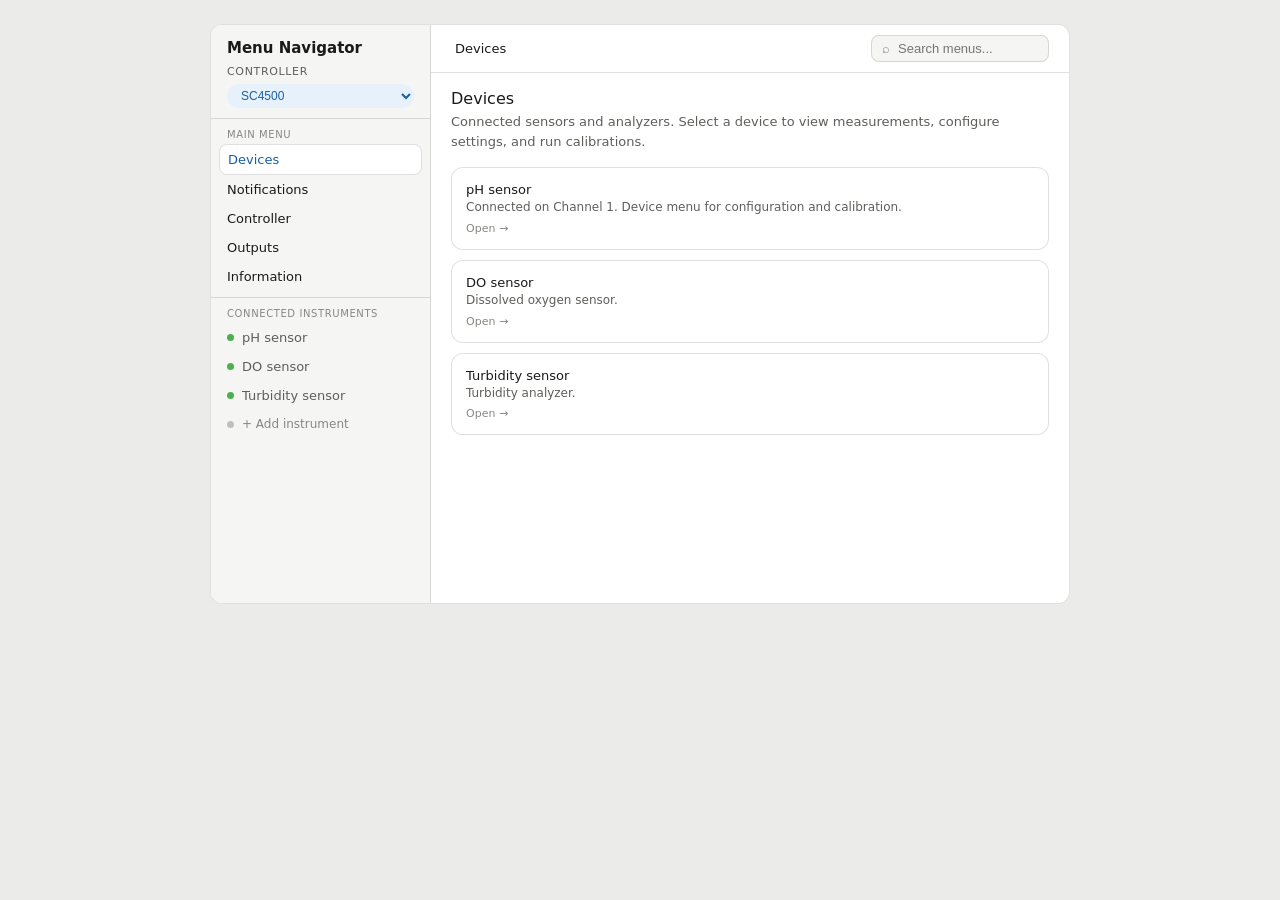
<file: index.html>
<!DOCTYPE html>
<html lang="en">
<head>
<meta charset="UTF-8">
<meta name="viewport" content="width=device-width, initial-scale=1.0">
<title>SC4500 Menu Navigator</title>
<link rel="stylesheet" href="css/styles.css">
</head>
<body>

<div class="app">
  <div class="sidebar">
    <div class="sidebar-header">
      <div class="app-title">Menu Navigator</div>
      <div class="sidebar-title">Controller</div>
      <select id="controller-select" class="controller-select" onchange="switchController(this.value)">
        <option value="sc4500">SC4500</option>
        <option value="sc200">SC200</option>
      </select>
    </div>
    <div class="nav-section">
      <div class="nav-label">Main menu</div>
      <div id="main-nav-container"></div>
    </div>
    <div class="instrument-section">
      <div class="nav-label">Connected instruments</div>
      <div id="instrument-list"></div>
    </div>
  </div>

  <div class="main">
    <div class="topbar">
      <div class="breadcrumb" id="breadcrumb">
        <span class="bc-item current">Devices</span>
      </div>
      <div class="search-box">
        <span style="color:var(--color-text-tertiary);font-size:13px;">⌕</span>
        <input type="text" id="search-input" placeholder="Search menus..." oninput="doSearch(this.value)" />
      </div>
    </div>
    <div class="content" id="content"></div>
  </div>
</div>

<script src="js/data/controllers.js"></script>
<script src="js/data/devices.js"></script>
<script src="js/data/config.js"></script>
<script src="js/app.js"></script>
</body>
</html>
</file>
<file: css/styles.css>
*, *::before, *::after { box-sizing: border-box; margin: 0; padding: 0; }
:root {
  --color-background-primary: #ffffff;
  --color-background-secondary: #f5f5f4;
  --color-background-tertiary: #ebebea;
  --color-background-info: #e6f1fb;
  --color-background-danger: #fcebeb;
  --color-background-warning: #faeeda;
  --color-background-success: #eaf3de;
  --color-text-primary: #1a1a18;
  --color-text-secondary: #5f5e5a;
  --color-text-tertiary: #888780;
  --color-text-info: #185fa5;
  --color-text-danger: #a32d2d;
  --color-text-warning: #854f0b;
  --color-text-success: #3b6d11;
  --color-border-tertiary: rgba(0,0,0,0.12);
  --color-border-secondary: rgba(0,0,0,0.22);
  --color-border-primary: rgba(0,0,0,0.32);
  --color-border-info: #378add;
  --color-border-danger: #e24b4a;
  --color-border-warning: #ba7517;
  --font-sans: system-ui, -apple-system, sans-serif;
  --font-mono: ui-monospace, monospace;
  --border-radius-md: 8px;
  --border-radius-lg: 12px;
}
@media (prefers-color-scheme: dark) {
  :root {
    --color-background-primary: #1e1e1c;
    --color-background-secondary: #2a2a28;
    --color-background-tertiary: #323230;
    --color-background-info: #0c2e52;
    --color-background-danger: #3d1010;
    --color-background-warning: #3d2504;
    --color-background-success: #172a08;
    --color-text-primary: #f0ede8;
    --color-text-secondary: #b4b2a9;
    --color-text-tertiary: #888780;
    --color-text-info: #85b7eb;
    --color-text-danger: #f09595;
    --color-text-warning: #fac775;
    --color-text-success: #c0dd97;
    --color-border-tertiary: rgba(255,255,255,0.1);
    --color-border-secondary: rgba(255,255,255,0.18);
    --color-border-primary: rgba(255,255,255,0.28);
    --color-border-info: #378add;
    --color-border-danger: #e24b4a;
    --color-border-warning: #ba7517;
  }
}
body { font-family: var(--font-sans); background: var(--color-background-tertiary); min-height: 100vh; display: flex; align-items: flex-start; justify-content: center; padding: 24px 16px; }
.app { display: flex; height: 580px; border: 0.5px solid var(--color-border-tertiary); border-radius: var(--border-radius-lg); overflow: hidden; background: var(--color-background-primary); width: 100%; max-width: 860px; }
.sidebar { width: 220px; border-right: 0.5px solid var(--color-border-tertiary); display: flex; flex-direction: column; background: var(--color-background-secondary); flex-shrink: 0; }
.sidebar-header { padding: 14px 16px 10px; border-bottom: 0.5px solid var(--color-border-tertiary); }
.app-title { font-size: 15px; font-weight: 600; color: var(--color-text-primary); margin-bottom: 8px; }
.sidebar-title { font-size: 11px; font-weight: 500; color: var(--color-text-secondary); text-transform: uppercase; letter-spacing: 0.06em; }
.controller-pill { display: inline-flex; align-items: center; gap: 6px; margin-top: 6px; padding: 4px 10px 4px 8px; background: var(--color-background-info); border-radius: 20px; font-size: 12px; font-weight: 500; color: var(--color-text-info); cursor: default; border: none; }
.controller-dot { width: 6px; height: 6px; border-radius: 50%; background: currentColor; }
.controller-select { display: block; margin-top: 6px; padding: 4px 10px; background: var(--color-background-info); border: none; border-radius: 20px; font-size: 12px; font-weight: 500; color: var(--color-text-info); cursor: pointer; width: 100%; outline: none; }
.controller-select:hover { background: var(--color-background-tertiary); }
.nav-section { padding: 10px 8px 6px; border-bottom: 0.5px solid var(--color-border-tertiary); }
.nav-label { font-size: 10px; font-weight: 500; color: var(--color-text-tertiary); padding: 0 8px 4px; text-transform: uppercase; letter-spacing: 0.06em; }
.nav-item { display: flex; align-items: center; gap: 8px; padding: 7px 8px; border-radius: var(--border-radius-md); cursor: pointer; font-size: 13px; color: var(--color-text-primary); border: none; background: none; width: 100%; text-align: left; }
.nav-item:hover { background: var(--color-background-tertiary); }
.nav-item.active { background: var(--color-background-primary); color: var(--color-text-info); font-weight: 500; border: 0.5px solid var(--color-border-tertiary); }
.nav-icon { width: 16px; height: 16px; display: flex; align-items: center; justify-content: center; flex-shrink: 0; }
.nav-badge { margin-left: auto; font-size: 10px; padding: 1px 6px; border-radius: 20px; background: var(--color-background-warning); color: var(--color-text-warning); font-weight: 500; }
.instrument-section { padding: 10px 8px 6px; flex: 1; overflow-y: auto; }
.inst-item { display: flex; align-items: center; gap: 8px; padding: 7px 8px; border-radius: var(--border-radius-md); cursor: pointer; font-size: 13px; color: var(--color-text-secondary); border: none; background: none; width: 100%; text-align: left; }
.inst-item:hover { background: var(--color-background-tertiary); color: var(--color-text-primary); }
.inst-item.active { color: var(--color-text-info); background: var(--color-background-primary); font-weight: 500; border: 0.5px solid var(--color-border-tertiary); }
.status-dot { width: 7px; height: 7px; border-radius: 50%; flex-shrink: 0; }
.dot-ok { background: #4caf50; }
.main { flex: 1; display: flex; flex-direction: column; overflow: hidden; min-width: 0; }
.topbar { padding: 0 20px; height: 48px; border-bottom: 0.5px solid var(--color-border-tertiary); display: flex; align-items: center; gap: 0; }
.breadcrumb { display: flex; align-items: center; gap: 0; font-size: 13px; flex: 1; min-width: 0; overflow: hidden; }
.bc-item { color: var(--color-text-secondary); white-space: nowrap; cursor: pointer; padding: 2px 4px; border-radius: 4px; }
.bc-item:hover { color: var(--color-text-primary); background: var(--color-background-secondary); }
.bc-item.current { color: var(--color-text-primary); font-weight: 500; cursor: default; }
.bc-item.current:hover { background: none; }
.bc-sep { color: var(--color-text-tertiary); padding: 0 2px; font-size: 11px; }
.search-box { display: flex; align-items: center; gap: 8px; background: var(--color-background-secondary); border: 0.5px solid var(--color-border-tertiary); border-radius: var(--border-radius-md); padding: 5px 10px; }
.search-box input { border: none; background: none; font-size: 13px; color: var(--color-text-primary); outline: none; width: 140px; }
.content { flex: 1; overflow-y: auto; padding: 16px 20px; }
.page-title { font-size: 16px; font-weight: 500; color: var(--color-text-primary); margin-bottom: 4px; }
.page-desc { font-size: 13px; color: var(--color-text-secondary); margin-bottom: 16px; line-height: 1.5; }
.menu-grid { display: grid; grid-template-columns: 1fr; gap: 10px; margin-bottom: 20px; }
.menu-card { background: var(--color-background-primary); border: 0.5px solid var(--color-border-tertiary); border-radius: var(--border-radius-lg); padding: 14px; cursor: pointer; transition: border-color 0.1s; }
.menu-card:hover { border-color: var(--color-border-secondary); background: var(--color-background-secondary); }
.menu-card-icon { width: 28px; height: 28px; border-radius: var(--border-radius-md); display: flex; align-items: center; justify-content: center; margin-bottom: 8px; font-size: 14px; }
.menu-card-title { font-size: 13px; font-weight: 500; color: var(--color-text-primary); margin-bottom: 2px; }
.menu-card-sub { font-size: 12px; color: var(--color-text-secondary); line-height: 1.4; }
.menu-card-arrow { font-size: 11px; color: var(--color-text-tertiary); margin-top: 6px; }
.detail-section { background: var(--color-background-secondary); border-radius: var(--border-radius-lg); padding: 16px; margin-bottom: 12px; }
.detail-section-title { font-size: 12px; font-weight: 500; color: var(--color-text-secondary); text-transform: uppercase; letter-spacing: 0.06em; margin-bottom: 10px; }
.setting-row { display: flex; align-items: center; padding: 8px 0; border-bottom: 0.5px solid var(--color-border-tertiary); }
.setting-row:last-child { border-bottom: none; }
.setting-name { font-size: 13px; color: var(--color-text-primary); flex: 1; }
.setting-value { font-size: 13px; color: var(--color-text-secondary); }
.setting-path { font-size: 11px; color: var(--color-text-tertiary); margin-top: 2px; font-family: var(--font-mono); }
.tag { display: inline-block; font-size: 11px; padding: 2px 8px; border-radius: 20px; margin-right: 4px; }
.tag-required { background: var(--color-background-danger); color: var(--color-text-danger); }
.tag-optional { background: var(--color-background-secondary); color: var(--color-text-secondary); border: 0.5px solid var(--color-border-secondary); }
.note-box { background: var(--color-background-info); border-left: 2px solid var(--color-border-info); border-radius: 0 var(--border-radius-md) var(--border-radius-md) 0; padding: 8px 12px; font-size: 12px; color: var(--color-text-info); margin-bottom: 12px; line-height: 1.5; }
.warn-box { background: var(--color-background-warning); border-left: 2px solid var(--color-border-warning); border-radius: 0 var(--border-radius-md) var(--border-radius-md) 0; padding: 8px 12px; font-size: 12px; color: var(--color-text-warning); margin-bottom: 12px; line-height: 1.5; }
.danger-box { background: var(--color-background-danger); border-left: 2px solid var(--color-border-danger); border-radius: 0 var(--border-radius-md) var(--border-radius-md) 0; padding: 8px 12px; font-size: 12px; color: var(--color-text-danger); margin-bottom: 12px; line-height: 1.5; }
.back-btn { display: inline-flex; align-items: center; gap: 6px; font-size: 13px; color: var(--color-text-secondary); cursor: pointer; padding: 4px 8px; border-radius: var(--border-radius-md); border: none; background: none; margin-bottom: 12px; }
.back-btn:hover { background: var(--color-background-secondary); color: var(--color-text-primary); }
.sr-item { display: flex; align-items: flex-start; gap: 10px; padding: 10px 12px; border: 0.5px solid var(--color-border-tertiary); border-radius: var(--border-radius-md); margin-bottom: 8px; cursor: pointer; background: var(--color-background-primary); }
.sr-item:hover { border-color: var(--color-border-secondary); background: var(--color-background-secondary); }
.sr-name { font-size: 13px; font-weight: 500; color: var(--color-text-primary); }
.sr-path { font-size: 11px; color: var(--color-text-tertiary); font-family: var(--font-mono); margin-top: 2px; }
.sr-desc { font-size: 12px; color: var(--color-text-secondary); margin-top: 3px; }
.empty-state { text-align: center; padding: 40px 20px; color: var(--color-text-secondary); font-size: 13px; }
button { font-family: var(--font-sans); cursor: pointer; }
</file>
